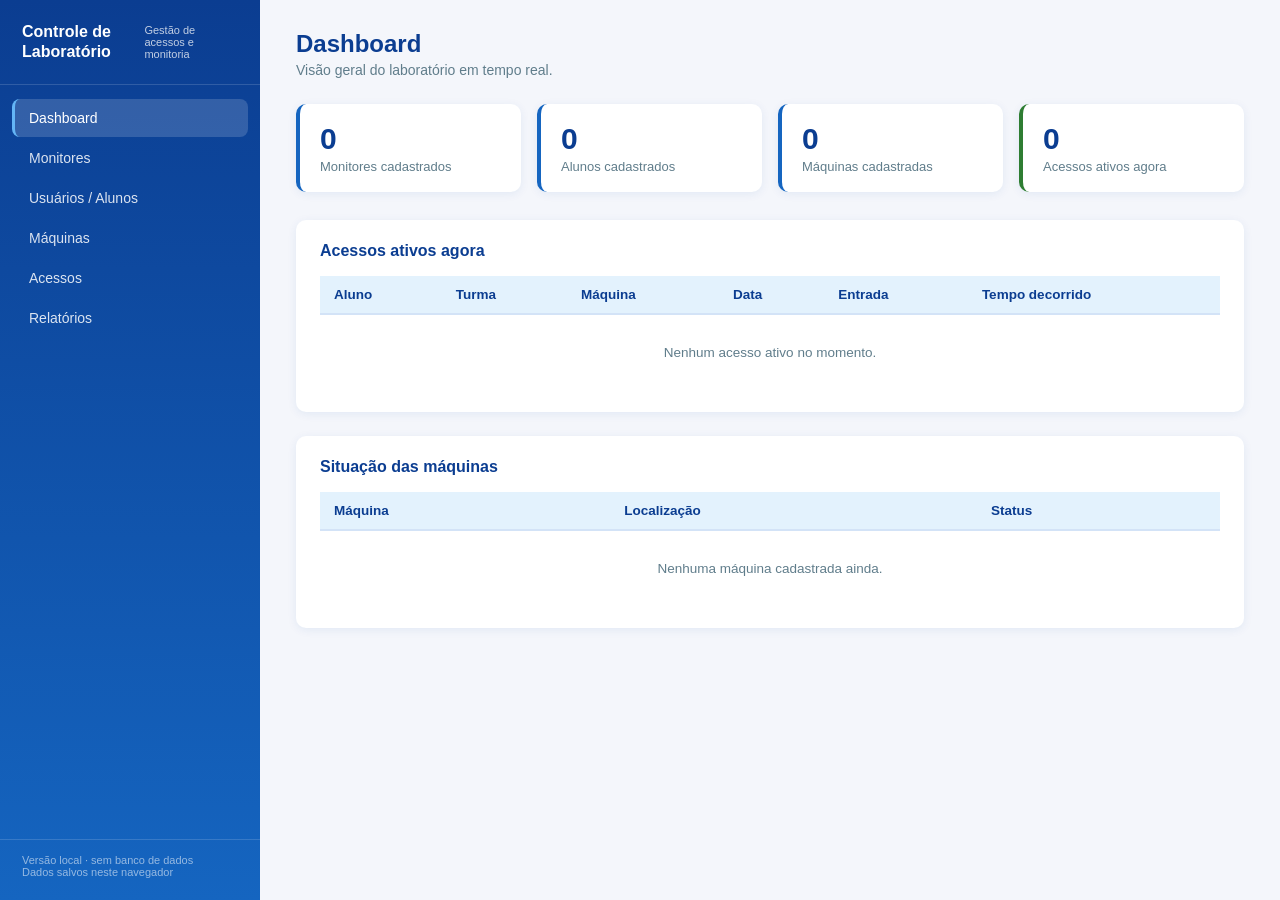
<file: index.html>
<!DOCTYPE html>
<html lang="pt-BR">
<head>
<meta charset="UTF-8">
<meta name="viewport" content="width=device-width, initial-scale=1.0">
<title>Dashboard - Controle de Laboratório</title>
<link rel="stylesheet" href="css/style.css">
</head>
<body data-page="dashboard">
  <div class="layout">
    <aside class="sidebar" id="sidebar"></aside>

    <main class="main">
      <div class="topo-pagina">
        <div>
          <h2>Dashboard</h2>
          <p>Visão geral do laboratório em tempo real.</p>
        </div>
      </div>

      <div class="cards-stats">
        <div class="card-stat">
          <div class="num" id="statMonitores">0</div>
          <div class="label">Monitores cadastrados</div>
        </div>
        <div class="card-stat">
          <div class="num" id="statUsuarios">0</div>
          <div class="label">Alunos cadastrados</div>
        </div>
        <div class="card-stat">
          <div class="num" id="statMaquinas">0</div>
          <div class="label">Máquinas cadastradas</div>
        </div>
        <div class="card-stat verde">
          <div class="num" id="statAtivos">0</div>
          <div class="label">Acessos ativos agora</div>
        </div>
      </div>

      <div class="painel">
        <h3>Acessos ativos agora</h3>
        <div class="tabela-wrap">
          <table>
            <thead>
              <tr>
                <th>Aluno</th>
                <th>Turma</th>
                <th>Máquina</th>
                <th>Data</th>
                <th>Entrada</th>
                <th>Tempo decorrido</th>
              </tr>
            </thead>
            <tbody id="corpoAtivos"></tbody>
          </table>
          <div id="vazioAtivos" class="tabela-vazia" style="display:none;">Nenhum acesso ativo no momento.</div>
        </div>
      </div>

      <div class="painel">
        <h3>Situação das máquinas</h3>
        <div class="tabela-wrap">
          <table>
            <thead>
              <tr>
                <th>Máquina</th>
                <th>Localização</th>
                <th>Status</th>
              </tr>
            </thead>
            <tbody id="corpoMaquinas"></tbody>
          </table>
          <div id="vazioMaquinas" class="tabela-vazia" style="display:none;">Nenhuma máquina cadastrada ainda.</div>
        </div>
      </div>
    </main>
  </div>

  <script src="js/db.js"></script>
  <script src="js/nav.js"></script>
  <script src="js/dashboard.js"></script>
</body>
</html>
</file>
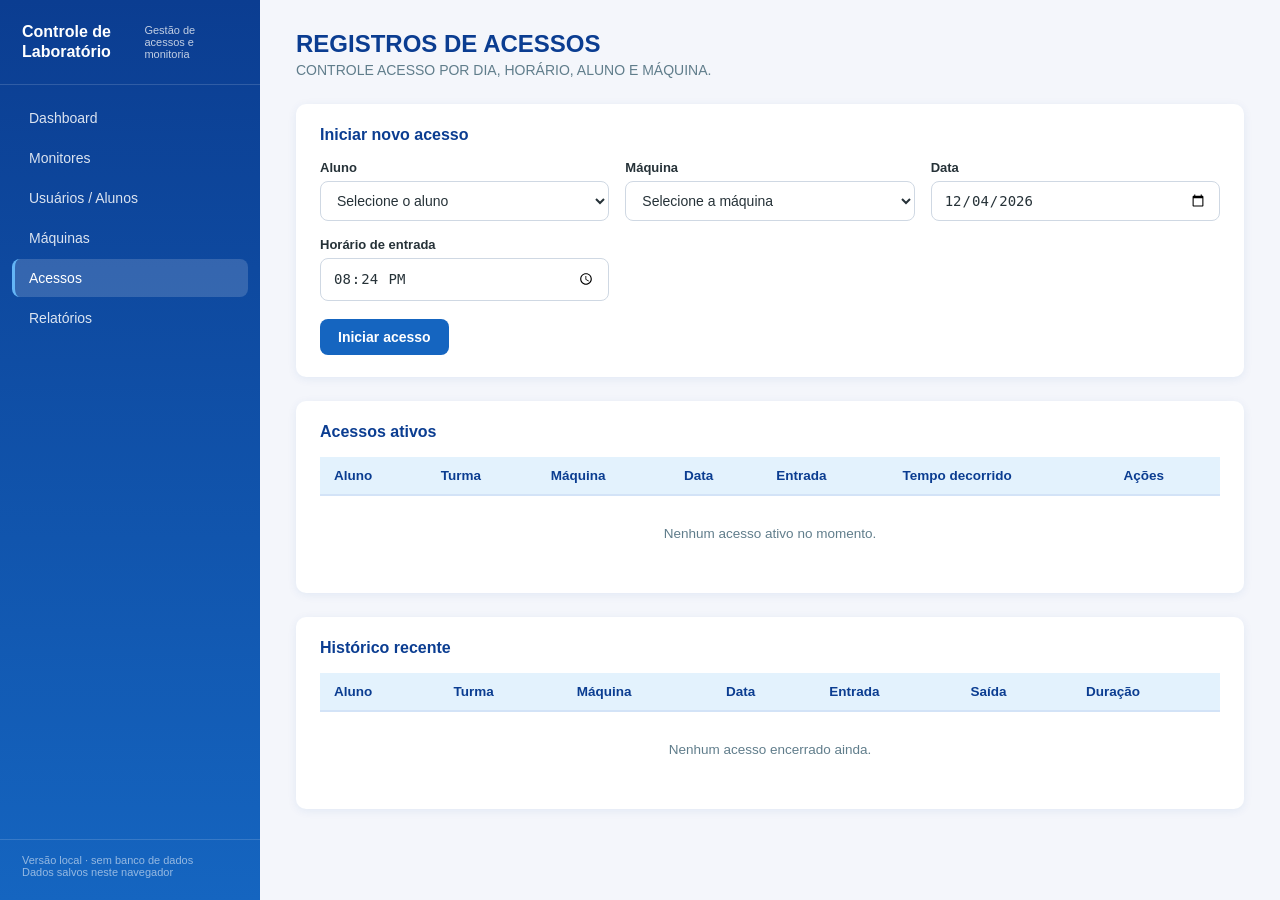
<file: acessos.html>
<!DOCTYPE html>
<html lang="pt-BR">
<head>
<meta charset="UTF-8">
<meta name="viewport" content="width=device-width, initial-scale=1.0">
<title>ACESSOS - Controle de Laboratório</title>
<link rel="stylesheet" href="css/style.css">
</head>
<body data-page="acessos">
  <div class="layout">
    <aside class="sidebar" id="sidebar"></aside>

    <main class="main">
      <div class="topo-pagina">
        <div>
          <h2>REGISTROS DE ACESSOS</h2>
          <p>CONTROLE ACESSO POR DIA, HORÁRIO, ALUNO E MÁQUINA.</p>
        </div>
      </div>

      <div class="painel">
        <h3>Iniciar novo acesso</h3>
        <form id="formAcesso">
          <div class="grid-form">
            <div class="campo">
              <label for="selectAluno">Aluno</label>
              <select id="selectAluno" required>
                <option value="">Selecione o aluno</option>
              </select>
            </div>
            <div class="campo">
              <label for="selectMaquina">Máquina</label>
              <select id="selectMaquina" required>
                <option value="">Selecione a máquina</option>
              </select>
            </div>
            <div class="campo">
              <label for="inputData">Data</label>
              <input type="date" id="inputData" required>
            </div>
            <div class="campo">
              <label for="inputHora">Horário de entrada</label>
              <input type="time" id="inputHora" required>
            </div>
          </div>
          <div class="acoes-form">
            <button type="submit" class="btn btn-primary">Iniciar acesso</button>
          </div>
        </form>
      </div>

      <div class="painel">
        <h3>Acessos ativos</h3>
        <div class="tabela-wrap">
          <table>
            <thead>
              <tr>
                <th>Aluno</th>
                <th>Turma</th>
                <th>Máquina</th>
                <th>Data</th>
                <th>Entrada</th>
                <th>Tempo decorrido</th>
                <th>Ações</th>
              </tr>
            </thead>
            <tbody id="corpoAtivos"></tbody>
          </table>
          <div id="vazioAtivos" class="tabela-vazia" style="display:none;">Nenhum acesso ativo no momento.</div>
        </div>
      </div>

      <div class="painel">
        <h3>Histórico recente</h3>
        <div class="tabela-wrap">
          <table>
            <thead>
              <tr>
                <th>Aluno</th>
                <th>Turma</th>
                <th>Máquina</th>
                <th>Data</th>
                <th>Entrada</th>
                <th>Saída</th>
                <th>Duração</th>
              </tr>
            </thead>
            <tbody id="corpoHistorico"></tbody>
          </table>
          <div id="vazioHistorico" class="tabela-vazia" style="display:none;">Nenhum acesso encerrado ainda.</div>
        </div>
      </div>
    </main>
  </div>

  <script src="js/db.js"></script>
  <script src="js/nav.js"></script>
  <script src="js/acessos.js"></script>
</body>
</html>
</file>
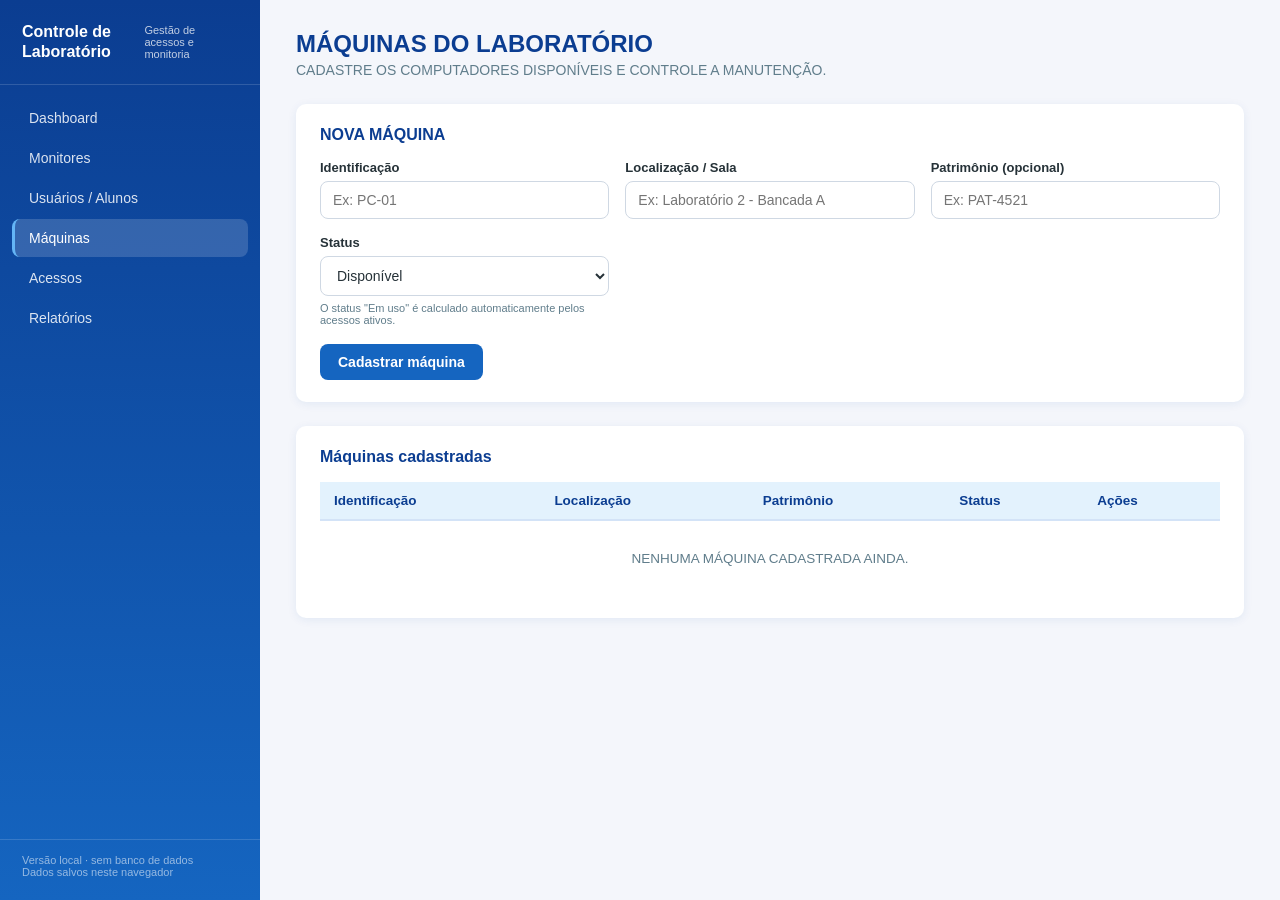
<file: maquinas.html>
<!DOCTYPE html>
<html lang="pt-BR">
<head>
<meta charset="UTF-8">
<meta name="viewport" content="width=device-width, initial-scale=1.0">
<title>MÁQUINAS - CONTROLE DE LABORATÓRIO</title>
<link rel="stylesheet" href="css/style.css">
</head>
<body data-page="maquinas">
  <div class="layout">
    <aside class="sidebar" id="sidebar"></aside>

    <main class="main">
      <div class="topo-pagina">
        <div>
          <h2>MÁQUINAS DO LABORATÓRIO</h2>
          <p>CADASTRE OS COMPUTADORES DISPONÍVEIS E CONTROLE A MANUTENÇÃO.</p>
        </div>
      </div>

      <div class="painel">
        <h3 id="tituloForm">NOVA MÁQUINA</h3>
        <form id="formMaquina">
          <input type="hidden" id="maquinaId">
          <div class="grid-form">
            <div class="campo">
              <label for="nome">Identificação</label>
              <input type="text" id="nome" required placeholder="Ex: PC-01">
            </div>
            <div class="campo">
              <label for="localizacao">Localização / Sala</label>
              <input type="text" id="localizacao" placeholder="Ex: Laboratório 2 - Bancada A">
            </div>
            <div class="campo">
              <label for="patrimonio">Patrimônio (opcional)</label>
              <input type="text" id="patrimonio" placeholder="Ex: PAT-4521">
            </div>
            <div class="campo">
              <label for="statusManual">Status</label>
              <select id="statusManual">
                <option value="disponivel">Disponível</option>
                <option value="manutencao">Em manutenção</option>
              </select>
              <small>O status "Em uso" é calculado automaticamente pelos acessos ativos.</small>
            </div>
          </div>
          <div class="acoes-form">
            <button type="submit" class="btn btn-primary" id="btnSalvar">Cadastrar máquina</button>
            <button type="button" class="btn btn-secondary" id="btnCancelar" style="display:none;">Cancelar edição</button>
          </div>
        </form>
      </div>

      <div class="painel">
        <h3>Máquinas cadastradas</h3>
        <div class="tabela-wrap">
          <table>
            <thead>
              <tr>
                <th>Identificação</th>
                <th>Localização</th>
                <th>Patrimônio</th>
                <th>Status</th>
                <th>Ações</th>
              </tr>
            </thead>
            <tbody id="corpoTabela"></tbody>
          </table>
          <div id="tabelaVazia" class="tabela-vazia" style="display:none;">NENHUMA MÁQUINA CADASTRADA AINDA.</div>
        </div>
      </div>
    </main>
  </div>

  <script src="js/db.js"></script>
  <script src="js/nav.js"></script>
  <script src="js/maquinas.js"></script>
</body>
</html>
</file>
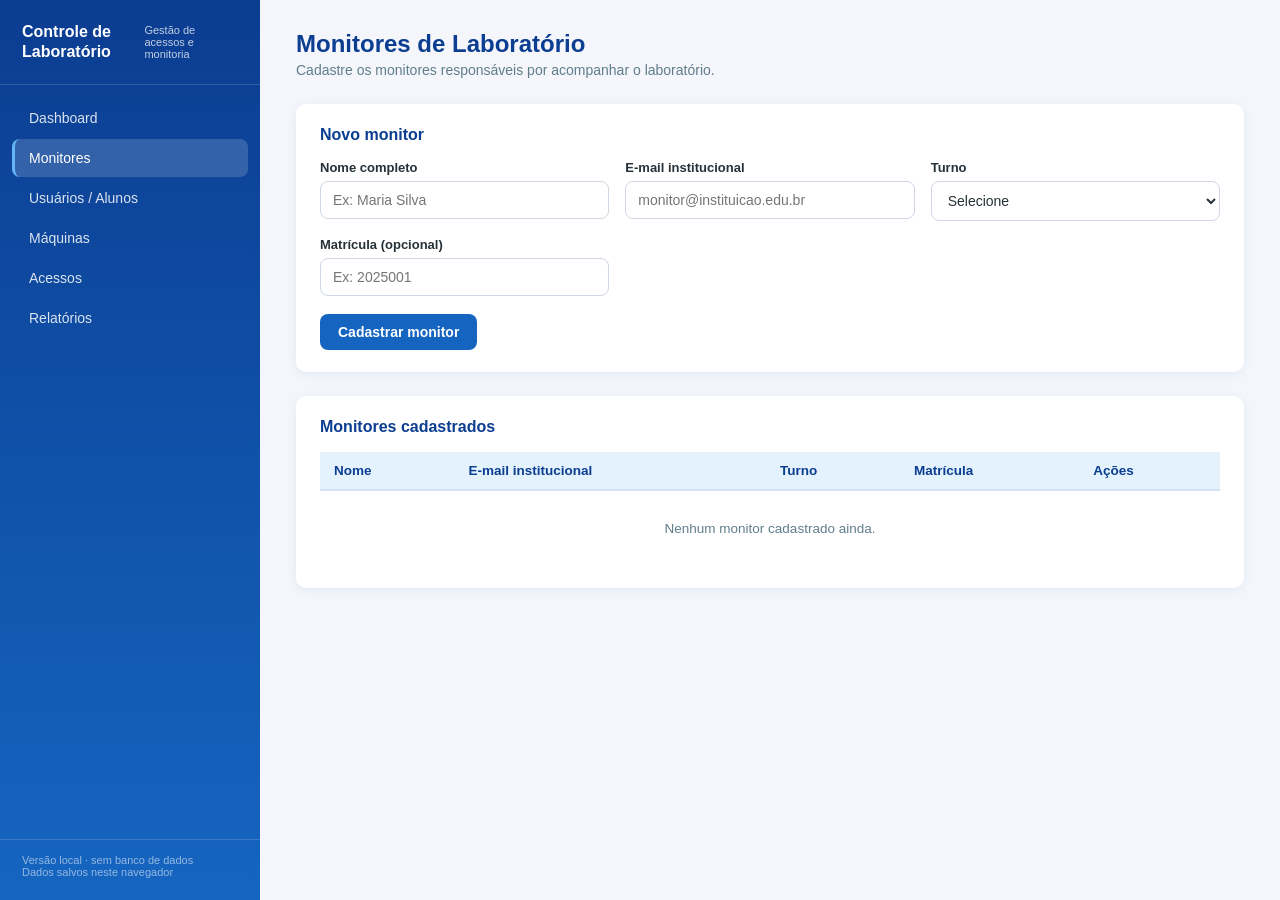
<file: monitores.html>
<!DOCTYPE html>
<html lang="pt-BR">
<head>
<meta charset="UTF-8">
<meta name="viewport" content="width=device-width, initial-scale=1.0">
<title>Monitores - Controle de Laboratório</title>
<link rel="stylesheet" href="css/style.css">
</head>
<body data-page="monitores">
  <div class="layout">
    <aside class="sidebar" id="sidebar"></aside>

    <main class="main">
      <div class="topo-pagina">
        <div>
          <h2>Monitores de Laboratório</h2>
          <p>Cadastre os monitores responsáveis por acompanhar o laboratório.</p>
        </div>
      </div>

      <div class="painel">
        <h3 id="tituloForm">Novo monitor</h3>
        <form id="formMonitor">
          <input type="hidden" id="monitorId">
          <div class="grid-form">
            <div class="campo">
              <label for="nome">Nome completo</label>
              <input type="text" id="nome" required placeholder="Ex: Maria Silva">
            </div>
            <div class="campo">
              <label for="email">E-mail institucional</label>
              <input type="email" id="email" required placeholder="monitor@instituicao.edu.br">
            </div>
            <div class="campo">
              <label for="turno">Turno</label>
              <select id="turno" required>
                <option value="">Selecione</option>
                <option value="Manhã">Manhã</option>
                <option value="Tarde">Tarde</option>
                <option value="Noite">Noite</option>
              </select>
            </div>
            <div class="campo">
              <label for="matricula">Matrícula (opcional)</label>
              <input type="text" id="matricula" placeholder="Ex: 2025001">
            </div>
          </div>
          <div class="acoes-form">
            <button type="submit" class="btn btn-primary" id="btnSalvar">Cadastrar monitor</button>
            <button type="button" class="btn btn-secondary" id="btnCancelar" style="display:none;">Cancelar edição</button>
          </div>
        </form>
      </div>

      <div class="painel">
        <h3>Monitores cadastrados</h3>
        <div class="tabela-wrap">
          <table>
            <thead>
              <tr>
                <th>Nome</th>
                <th>E-mail institucional</th>
                <th>Turno</th>
                <th>Matrícula</th>
                <th>Ações</th>
              </tr>
            </thead>
            <tbody id="corpoTabela"></tbody>
          </table>
          <div id="tabelaVazia" class="tabela-vazia" style="display:none;">Nenhum monitor cadastrado ainda.</div>
        </div>
      </div>
    </main>
  </div>

  <script src="js/db.js"></script>
  <script src="js/nav.js"></script>
  <script src="js/monitores.js"></script>
</body>
</html>
</file>
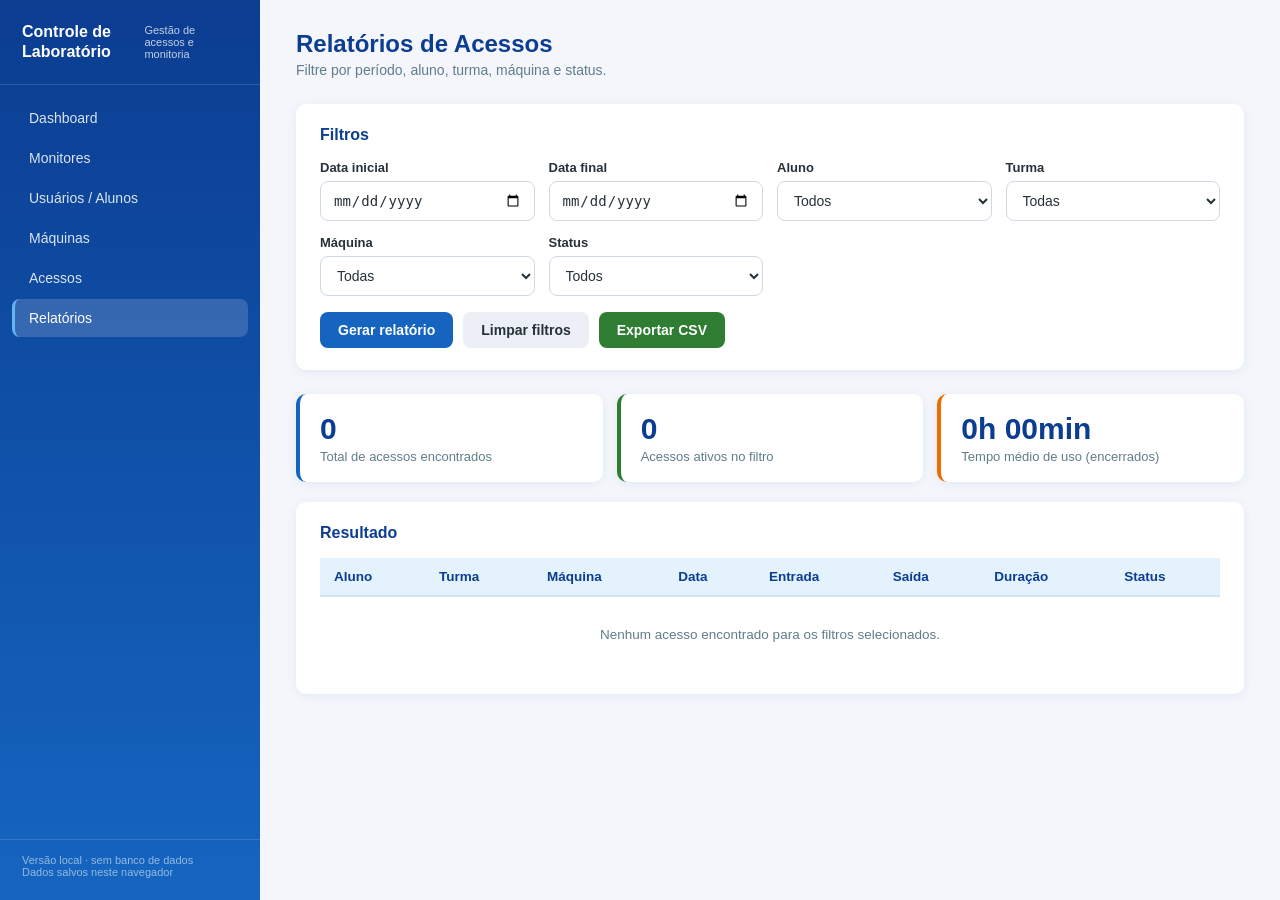
<file: relatorios.html>
<!DOCTYPE html>
<html lang="pt-BR">
<head>
<meta charset="UTF-8">
<meta name="viewport" content="width=device-width, initial-scale=1.0">
<title>RELATÓRIO - Controle de Laboratório</title>
<link rel="stylesheet" href="css/style.css">
</head>
<body data-page="relatorios">
  <div class="layout">
    <aside class="sidebar" id="sidebar"></aside>

    <main class="main">
      <div class="topo-pagina">
        <div>
          <h2>Relatórios de Acessos</h2>
          <p>Filtre por período, aluno, turma, máquina e status.</p>
        </div>
      </div>

      <div class="painel">
        <h3>Filtros</h3>
        <form id="formFiltro">
          <div class="filtros-grid">
            <div class="campo">
              <label for="filtroDataIni">Data inicial</label>
              <input type="date" id="filtroDataIni">
            </div>
            <div class="campo">
              <label for="filtroDataFim">Data final</label>
              <input type="date" id="filtroDataFim">
            </div>
            <div class="campo">
              <label for="filtroAluno">Aluno</label>
              <select id="filtroAluno"><option value="">Todos</option></select>
            </div>
            <div class="campo">
              <label for="filtroTurma">Turma</label>
              <select id="filtroTurma"><option value="">Todas</option></select>
            </div>
            <div class="campo">
              <label for="filtroMaquina">Máquina</label>
              <select id="filtroMaquina"><option value="">Todas</option></select>
            </div>
            <div class="campo">
              <label for="filtroStatus">Status</label>
              <select id="filtroStatus">
                <option value="">Todos</option>
                <option value="ativo">Ativo</option>
                <option value="encerrado">Encerrado</option>
              </select>
            </div>
          </div>
          <div class="acoes-form">
            <button type="submit" class="btn btn-primary">Gerar relatório</button>
            <button type="button" class="btn btn-secondary" id="btnLimparFiltros">Limpar filtros</button>
            <button type="button" class="btn btn-success" id="btnExportar">Exportar CSV</button>
          </div>
        </form>
      </div>

      <div class="resumo-relatorio">
        <div class="card-stat">
          <div class="num" id="resTotal">0</div>
          <div class="label">Total de acessos encontrados</div>
        </div>
        <div class="card-stat verde">
          <div class="num" id="resAtivos">0</div>
          <div class="label">Acessos ativos no filtro</div>
        </div>
        <div class="card-stat amarelo">
          <div class="num" id="resTempoMedio">0h 00min</div>
          <div class="label">Tempo médio de uso (encerrados)</div>
        </div>
      </div>

      <div class="painel">
        <h3>Resultado</h3>
        <div class="tabela-wrap">
          <table>
            <thead>
              <tr>
                <th>Aluno</th>
                <th>Turma</th>
                <th>Máquina</th>
                <th>Data</th>
                <th>Entrada</th>
                <th>Saída</th>
                <th>Duração</th>
                <th>Status</th>
              </tr>
            </thead>
            <tbody id="corpoRelatorio"></tbody>
          </table>
          <div id="vazioRelatorio" class="tabela-vazia" style="display:none;">Nenhum acesso encontrado para os filtros selecionados.</div>
        </div>
      </div>
    </main>
  </div>

  <script src="js/db.js"></script>
  <script src="js/nav.js"></script>
  <script src="js/relatorios.js"></script>
</body>
</html>
</file>
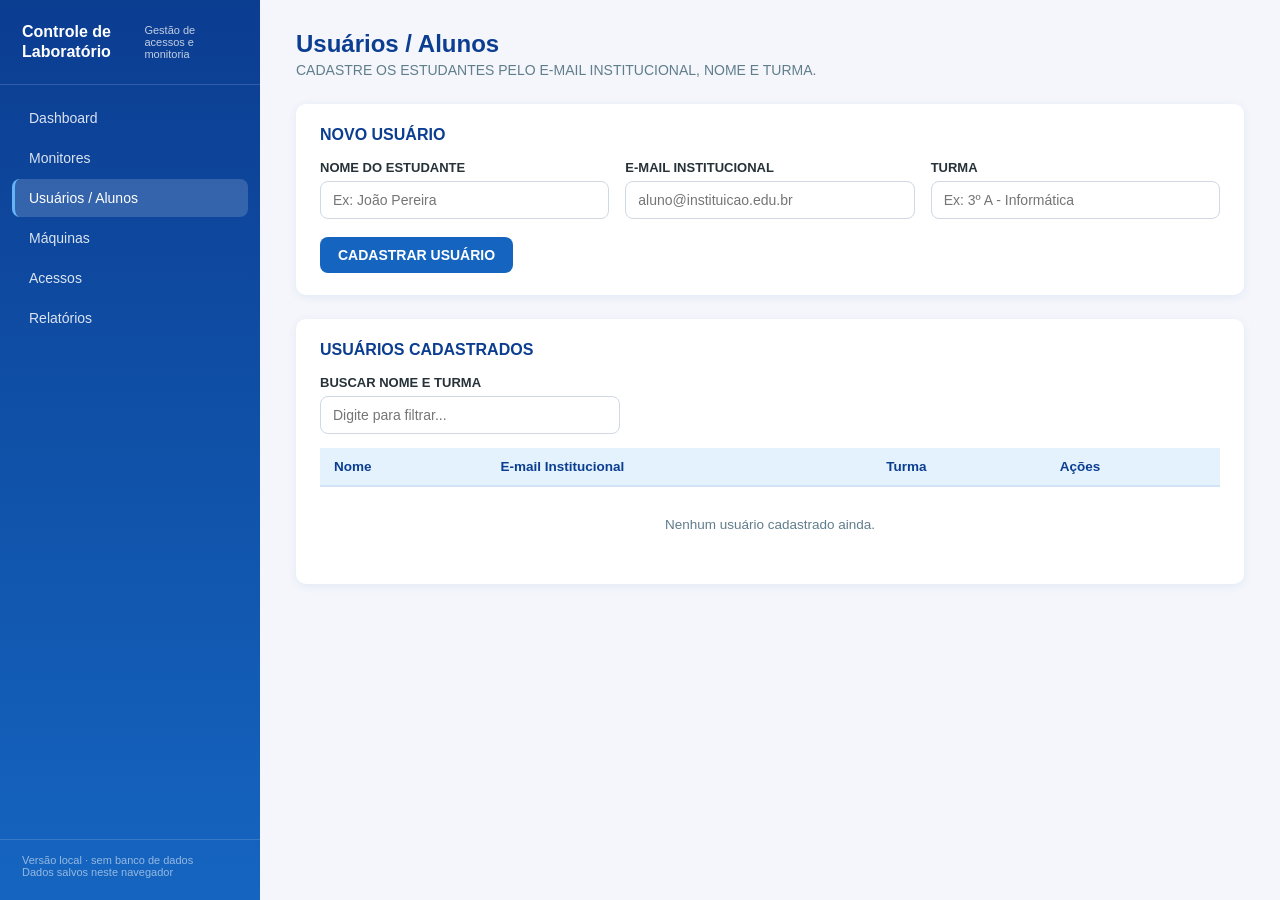
<file: usuarios.html>
<!DOCTYPE html>
<html lang="pt-BR">
<head>
<meta charset="UTF-8">
<meta name="viewport" content="width=device-width, initial-scale=1.0">
<title>Usuários - Controle de Laboratório</title>
<link rel="stylesheet" href="css/style.css">
</head>
<body data-page="usuarios">
  <div class="layout">
    <aside class="sidebar" id="sidebar"></aside>

    <main class="main">
      <div class="topo-pagina">
        <div>
          <h2>Usuários / Alunos</h2>
          <p>CADASTRE OS ESTUDANTES PELO E-MAIL INSTITUCIONAL, NOME E TURMA.</p>
        </div>
      </div>

      <div class="painel">
        <h3 id="tituloForm">NOVO USUÁRIO</h3>
        <form id="formUsuario">
          <input type="hidden" id="usuarioId">
          <div class="grid-form">
            <div class="campo">
              <label for="nome">NOME DO ESTUDANTE</label>
              <input type="text" id="nome" required placeholder="Ex: João Pereira">
            </div>
            <div class="campo">
              <label for="email">E-MAIL INSTITUCIONAL</label>
              <input type="email" id="email" required placeholder="aluno@instituicao.edu.br">
            </div>
            <div class="campo">
              <label for="turma">TURMA</label>
              <input type="text" id="turma" required placeholder="Ex: 3º A - Informática">
            </div>
          </div>
          <div class="acoes-form">
            <button type="submit" class="btn btn-primary" id="btnSalvar">CADASTRAR USUÁRIO</button>
            <button type="button" class="btn btn-secondary" id="btnCancelar" style="display:none;">CANCELAR EDIÇÃO</button>
          </div>
        </form>
      </div>

      <div class="painel">
        <h3>USUÁRIOS CADASTRADOS</h3>
        <div class="campo" style="max-width:300px; margin-bottom:14px;">
          <label for="busca">BUSCAR NOME E TURMA</label>
          <input type="text" id="busca" placeholder="Digite para filtrar...">
        </div>
        <div class="tabela-wrap">
          <table>
            <thead>
              <tr>
                <th>Nome</th>
                <th>E-mail Institucional</th>
                <th>Turma</th>
                <th>Ações</th>
              </tr>
            </thead>
            <tbody id="corpoTabela"></tbody>
          </table>
          <div id="tabelaVazia" class="tabela-vazia" style="display:none;">NENHUM USUÁRIO CADASTRADO AINDA.</div>
        </div>
      </div>
    </main>
  </div>

  <script src="js/db.js"></script>
  <script src="js/nav.js"></script>
  <script src="js/usuarios.js"></script>
</body>
</html>
</file>
<file: css/style.css>
:root {
  --azul-escuro: #0b3d91;
  --azul-principal: #1565c0;
  --azul-medio: #1976d2;
  --azul-claro: #64b5f6;
  --azul-fundo: #e3f2fd;
  --cinza-fundo: #f4f6fb;
  --branco: #ffffff;
  --texto: #263238;
  --texto-claro: #607d8b;
  --verde: #2e7d32;
  --verde-bg: #e8f5e9;
  --vermelho: #c62828;
  --vermelho-bg: #fdecea;
  --amarelo: #ef6c00;
  --amarelo-bg: #fff3e0;
  --azul-bg: #e3f2fd;
  --sombra: 0 2px 10px rgba(13, 71, 161, 0.08);
  --radius: 10px;
}

* { box-sizing: border-box; }

body {
  margin: 0;
  font-family: "Segoe UI", Roboto, Arial, sans-serif;
  background: var(--cinza-fundo);
  color: var(--texto);
}

a { text-decoration: none; color: inherit; }

.layout { display: flex; min-height: 100vh; }

.sidebar {
  width: 260px;
  flex-shrink: 0;
  background: linear-gradient(180deg, var(--azul-escuro) 0%, var(--azul-principal) 100%);
  color: #fff;
  position: fixed;
  top: 0;
  left: 0;
  bottom: 0;
  display: flex;
  flex-direction: column;
  padding: 22px 0;
  z-index: 10;
}

.sidebar .logo {
  display: flex;
  align-items: center;
  gap: 10px;
  padding: 0 22px 22px 22px;
  border-bottom: 1px solid rgba(255, 255, 255, 0.15);
  margin-bottom: 14px;
}

.sidebar .logo .icone {
  font-size: 26px;
}

.sidebar .logo h1 {
  font-size: 16px;
  line-height: 1.25;
  margin: 0;
  font-weight: 700;
}

.sidebar .logo span {
  display: block;
  font-size: 11px;
  font-weight: 400;
  opacity: 0.75;
}

.sidebar nav {
  display: flex;
  flex-direction: column;
  gap: 2px;
  padding: 0 12px;
  flex: 1;
}

.sidebar nav a {
  display: flex;
  align-items: center;
  gap: 12px;
  padding: 11px 14px;
  border-radius: 8px;
  font-size: 14px;
  font-weight: 500;
  color: rgba(255, 255, 255, 0.85);
  border-left: 3px solid transparent;
  transition: background 0.15s ease, color 0.15s ease;
}

.sidebar nav a .ic { font-size: 17px; width: 20px; text-align: center; }

.sidebar nav a:hover {
  background: rgba(255, 255, 255, 0.1);
  color: #fff;
}

.sidebar nav a.active {
  background: rgba(255, 255, 255, 0.16);
  color: #fff;
  border-left-color: var(--azul-claro);
}

.sidebar .rodape {
  padding: 14px 22px 0 22px;
  font-size: 11px;
  color: rgba(255, 255, 255, 0.55);
  border-top: 1px solid rgba(255, 255, 255, 0.15);
  margin-top: 14px;
}

.main {
  margin-left: 260px;
  flex: 1;
  padding: 30px 36px 60px 36px;
  min-width: 0;
}

.topo-pagina {
  display: flex;
  align-items: flex-start;
  justify-content: space-between;
  gap: 16px;
  margin-bottom: 26px;
  flex-wrap: wrap;
}

.topo-pagina h2 {
  margin: 0 0 4px 0;
  font-size: 24px;
  color: var(--azul-escuro);
}

.topo-pagina p {
  margin: 0;
  color: var(--texto-claro);
  font-size: 14px;
}

.cards-stats {
  display: grid;
  grid-template-columns: repeat(auto-fit, minmax(190px, 1fr));
  gap: 16px;
  margin-bottom: 28px;
}

.card-stat {
  background: var(--branco);
  border-radius: var(--radius);
  box-shadow: var(--sombra);
  padding: 18px 20px;
  border-left: 4px solid var(--azul-principal);
}

.card-stat .num {
  font-size: 30px;
  font-weight: 700;
  color: var(--azul-escuro);
  line-height: 1.1;
}

.card-stat .label {
  font-size: 13px;
  color: var(--texto-claro);
  margin-top: 4px;
}

.card-stat.verde { border-left-color: var(--verde); }
.card-stat.amarelo { border-left-color: var(--amarelo); }

.painel {
  background: var(--branco);
  border-radius: var(--radius);
  box-shadow: var(--sombra);
  padding: 22px 24px;
  margin-bottom: 24px;
}

.painel h3 {
  margin: 0 0 16px 0;
  font-size: 16px;
  color: var(--azul-escuro);
  display: flex;
  align-items: center;
  gap: 8px;
}

form .grid-form {
  display: grid;
  grid-template-columns: repeat(auto-fit, minmax(220px, 1fr));
  gap: 16px;
  margin-bottom: 18px;
}

.campo { display: flex; flex-direction: column; gap: 6px; }

.campo label {
  font-size: 13px;
  font-weight: 600;
  color: var(--texto);
}

.campo input,
.campo select {
  padding: 10px 12px;
  border: 1px solid #cfd8e3;
  border-radius: 8px;
  font-size: 14px;
  background: var(--branco);
  color: var(--texto);
  transition: border-color 0.15s ease, box-shadow 0.15s ease;
}

.campo input:focus,
.campo select:focus {
  outline: none;
  border-color: var(--azul-principal);
  box-shadow: 0 0 0 3px rgba(21, 101, 192, 0.15);
}

.campo small { color: var(--texto-claro); font-size: 11px; }

.acoes-form { display: flex; gap: 10px; align-items: center; }

.btn {
  border: none;
  border-radius: 8px;
  padding: 10px 18px;
  font-size: 14px;
  font-weight: 600;
  cursor: pointer;
  display: inline-flex;
  align-items: center;
  gap: 8px;
  transition: filter 0.15s ease, transform 0.05s ease;
}

.btn:active { transform: translateY(1px); }

.btn-primary { background: var(--azul-principal); color: #fff; }
.btn-primary:hover { filter: brightness(1.08); }

.btn-secondary { background: #eceff5; color: var(--texto); }
.btn-secondary:hover { filter: brightness(0.97); }

.btn-success { background: var(--verde); color: #fff; }
.btn-success:hover { filter: brightness(1.08); }

.btn-danger { background: var(--vermelho); color: #fff; }
.btn-danger:hover { filter: brightness(1.08); }

.btn-sm { padding: 6px 12px; font-size: 12.5px; border-radius: 6px; }

.tabela-wrap { overflow-x: auto; }

table {
  width: 100%;
  border-collapse: collapse;
  font-size: 13.5px;
}

thead th {
  background: var(--azul-fundo);
  color: var(--azul-escuro);
  text-align: left;
  padding: 11px 14px;
  font-weight: 700;
  white-space: nowrap;
  border-bottom: 2px solid #d3e3f7;
}

tbody td {
  padding: 11px 14px;
  border-bottom: 1px solid #eef1f6;
  vertical-align: middle;
}

tbody tr:hover { background: #f7fafd; }

.tabela-vazia {
  text-align: center;
  padding: 30px;
  color: var(--texto-claro);
  font-size: 13.5px;
}

.badge {
  display: inline-block;
  padding: 4px 10px;
  border-radius: 20px;
  font-size: 11.5px;
  font-weight: 700;
  text-transform: uppercase;
  letter-spacing: 0.3px;
}

.badge-verde { background: var(--verde-bg); color: var(--verde); }
.badge-azul { background: var(--azul-bg); color: var(--azul-principal); }
.badge-vermelho { background: var(--vermelho-bg); color: var(--vermelho); }
.badge-amarelo { background: var(--amarelo-bg); color: var(--amarelo); }
.badge-cinza { background: #eceff1; color: #546e7a; }

.filtros-grid {
  display: grid;
  grid-template-columns: repeat(auto-fit, minmax(170px, 1fr));
  gap: 14px;
  margin-bottom: 16px;
}

.resumo-relatorio {
  display: grid;
  grid-template-columns: repeat(auto-fit, minmax(160px, 1fr));
  gap: 14px;
  margin-bottom: 20px;
}

.msg-vazio {
  color: var(--texto-claro);
  font-size: 13.5px;
  text-align: center;
  padding: 18px;
}

.toast {
  position: fixed;
  top: 20px;
  right: 20px;
  background: var(--azul-escuro);
  color: #fff;
  padding: 12px 20px;
  border-radius: 8px;
  box-shadow: 0 4px 16px rgba(0,0,0,0.2);
  font-size: 14px;
  z-index: 100;
  opacity: 0;
  transform: translateY(-10px);
  transition: opacity 0.25s ease, transform 0.25s ease;
  pointer-events: none;
}

.toast.mostrar { opacity: 1; transform: translateY(0); }
.toast.erro { background: var(--vermelho); }
.toast.sucesso { background: var(--verde); }

@media (max-width: 900px) {
  .sidebar {
    position: relative;
    width: 100%;
    height: auto;
    flex-direction: row;
    align-items: center;
    padding: 12px 14px;
  }
  .sidebar .logo { border: none; padding: 0; margin: 0 14px 0 0; }
  .sidebar nav { flex-direction: row; flex-wrap: wrap; padding: 0; }
  .sidebar .rodape { display: none; }
  .layout { flex-direction: column; }
  .main { margin-left: 0; padding: 20px; }
}
</file>
